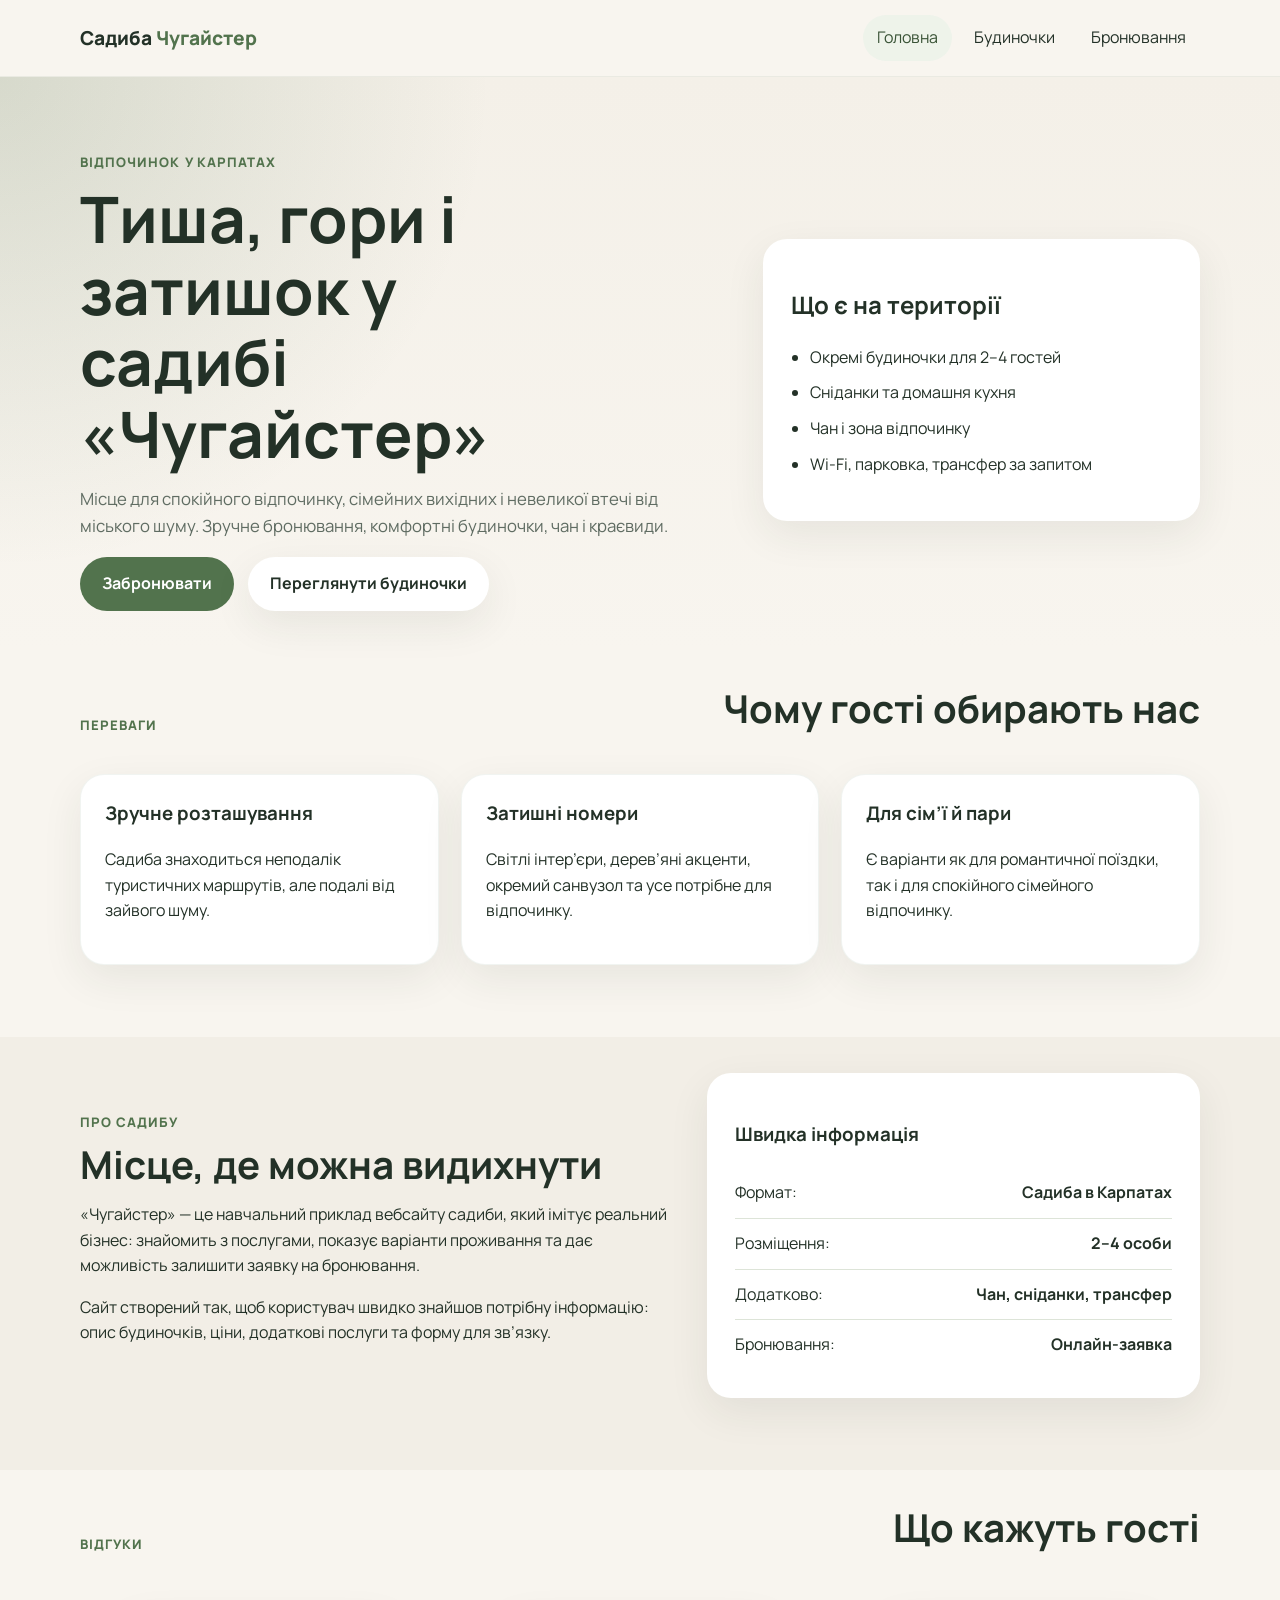
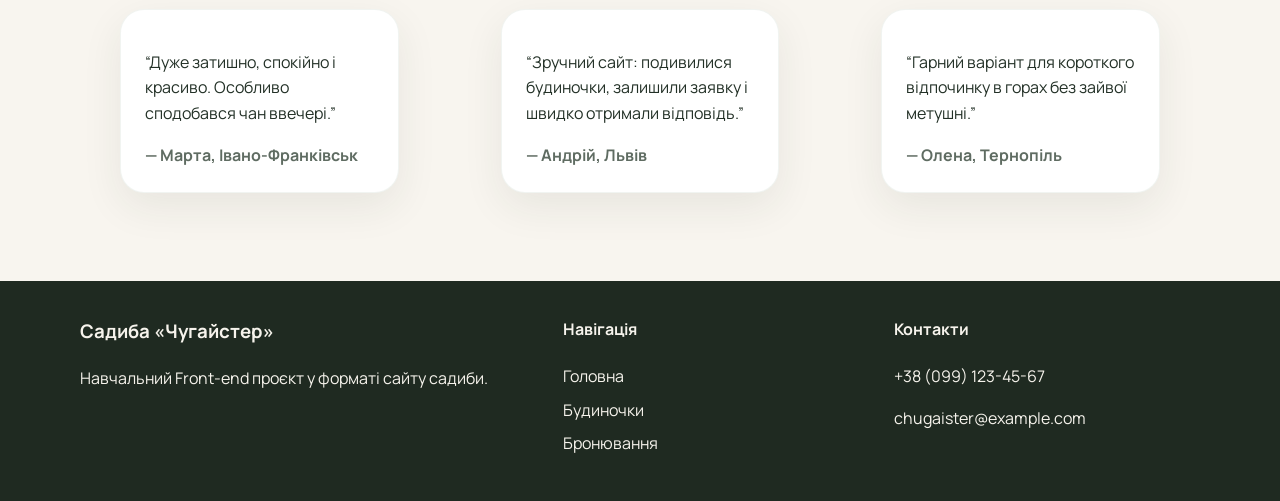
<file: index.html>
<!DOCTYPE html>
<html lang="uk">
<head>
  <meta charset="UTF-8" />
  <meta name="viewport" content="width=device-width, initial-scale=1.0" />
  <title>Садиба Чугайстер — Відпочинок у Карпатах</title>
  <meta name="description" content="Садиба Чугайстер — затишний відпочинок у Карпатах, будиночки, чан, сніданки та онлайн-бронювання." />
  <link rel="preconnect" href="https://fonts.googleapis.com">
  <link rel="preconnect" href="https://fonts.gstatic.com" crossorigin>
  <link href="https://fonts.googleapis.com/css2?family=Manrope:wght@400;500;700;800&display=swap" rel="stylesheet">
  <link rel="stylesheet" href="style.css" />
</head>
<body>
  <header class="site-header">
    <div class="container nav-wrap">
      <a class="logo" href="index.html">Садиба <span>Чугайстер</span></a>
      <button class="menu-toggle" id="menuToggle" aria-label="Відкрити меню">☰</button>
      <nav class="main-nav" id="mainNav">
        <a class="active" href="index.html">Головна</a>
        <a href="rooms.html">Будиночки</a>
        <a href="booking.html">Бронювання</a>
      </nav>
    </div>
  </header>

  <main>
    <section class="hero">
      <div class="container hero-grid">
        <article>
          <p class="eyebrow">Відпочинок у Карпатах</p>
          <h1>Тиша, гори і затишок у садибі «Чугайстер»</h1>
          <p class="lead">Місце для спокійного відпочинку, сімейних вихідних і невеликої втечі від міського шуму. Зручне бронювання, комфортні будиночки, чан і краєвиди.</p>
          <div class="hero-actions">
            <a class="btn btn-primary" href="booking.html">Забронювати</a>
            <a class="btn btn-secondary" href="rooms.html">Переглянути будиночки</a>
          </div>
        </article>
        <div class="hero-card floating-card">
          <h2>Що є на території</h2>
          <ul class="feature-list">
            <li>Окремі будиночки для 2–4 гостей</li>
            <li>Сніданки та домашня кухня</li>
            <li>Чан і зона відпочинку</li>
            <li>Wi‑Fi, парковка, трансфер за запитом</li>
          </ul>
        </div>
      </div>
    </section>

    <section class="section">
      <div class="container">
        <div class="section-head">
          <p class="eyebrow">Переваги</p>
          <h2>Чому гості обирають нас</h2>
        </div>
        <div class="cards-grid">
          <article class="card">
            <h3>Зручне розташування</h3>
            <p>Садиба знаходиться неподалік туристичних маршрутів, але подалі від зайвого шуму.</p>
          </article>
          <article class="card">
            <h3>Затишні номери</h3>
            <p>Світлі інтер’єри, дерев’яні акценти, окремий санвузол та усе потрібне для відпочинку.</p>
          </article>
          <article class="card">
            <h3>Для сім’ї й пари</h3>
            <p>Є варіанти як для романтичної поїздки, так і для спокійного сімейного відпочинку.</p>
          </article>
        </div>
      </div>
    </section>

    <section class="section alt-bg">
      <div class="container two-col">
        <article>
          <p class="eyebrow">Про садибу</p>
          <h2>Місце, де можна видихнути</h2>
          <p>«Чугайстер» — це навчальний приклад вебсайту садиби, який імітує реальний бізнес: знайомить з послугами, показує варіанти проживання та дає можливість залишити заявку на бронювання.</p>
          <p>Сайт створений так, щоб користувач швидко знайшов потрібну інформацію: опис будиночків, ціни, додаткові послуги та форму для зв’язку.</p>
        </article>
        <article class="info-panel">
          <h3>Швидка інформація</h3>
          <div class="info-row"><span>Формат:</span><strong>Садиба в Карпатах</strong></div>
          <div class="info-row"><span>Розміщення:</span><strong>2–4 особи</strong></div>
          <div class="info-row"><span>Додатково:</span><strong>Чан, сніданки, трансфер</strong></div>
          <div class="info-row"><span>Бронювання:</span><strong>Онлайн-заявка</strong></div>
        </article>
      </div>
    </section>

    <section class="section">
      <div class="container">
        <div class="section-head">
          <p class="eyebrow">Відгуки</p>
          <h2>Що кажуть гості</h2>
        </div>
        <div class="cards-grid">
          <blockquote class="card review-card">
            <p>“Дуже затишно, спокійно і красиво. Особливо сподобався чан ввечері.”</p>
            <footer>— Марта, Івано-Франківськ</footer>
          </blockquote>
          <blockquote class="card review-card">
            <p>“Зручний сайт: подивилися будиночки, залишили заявку і швидко отримали відповідь.”</p>
            <footer>— Андрій, Львів</footer>
          </blockquote>
          <blockquote class="card review-card">
            <p>“Гарний варіант для короткого відпочинку в горах без зайвої метушні.”</p>
            <footer>— Олена, Тернопіль</footer>
          </blockquote>
        </div>
      </div>
    </section>
  </main>

  <footer class="site-footer">
    <div class="container footer-grid">
      <div>
        <h3>Садиба «Чугайстер»</h3>
        <p>Навчальний Front-end проєкт у форматі сайту садиби.</p>
      </div>
      <div>
        <h4>Навігація</h4>
        <ul>
          <li><a href="index.html">Головна</a></li>
          <li><a href="rooms.html">Будиночки</a></li>
          <li><a href="booking.html">Бронювання</a></li>
        </ul>
      </div>
      <div>
        <h4>Контакти</h4>
        <p>+38 (099) 123-45-67</p>
        <p>chugaister@example.com</p>
      </div>
    </div>
  </footer>

  <script src="https://code.jquery.com/jquery-3.7.1.min.js"></script>
  <script src="script.js"></script>
</body>
</html>
</file>
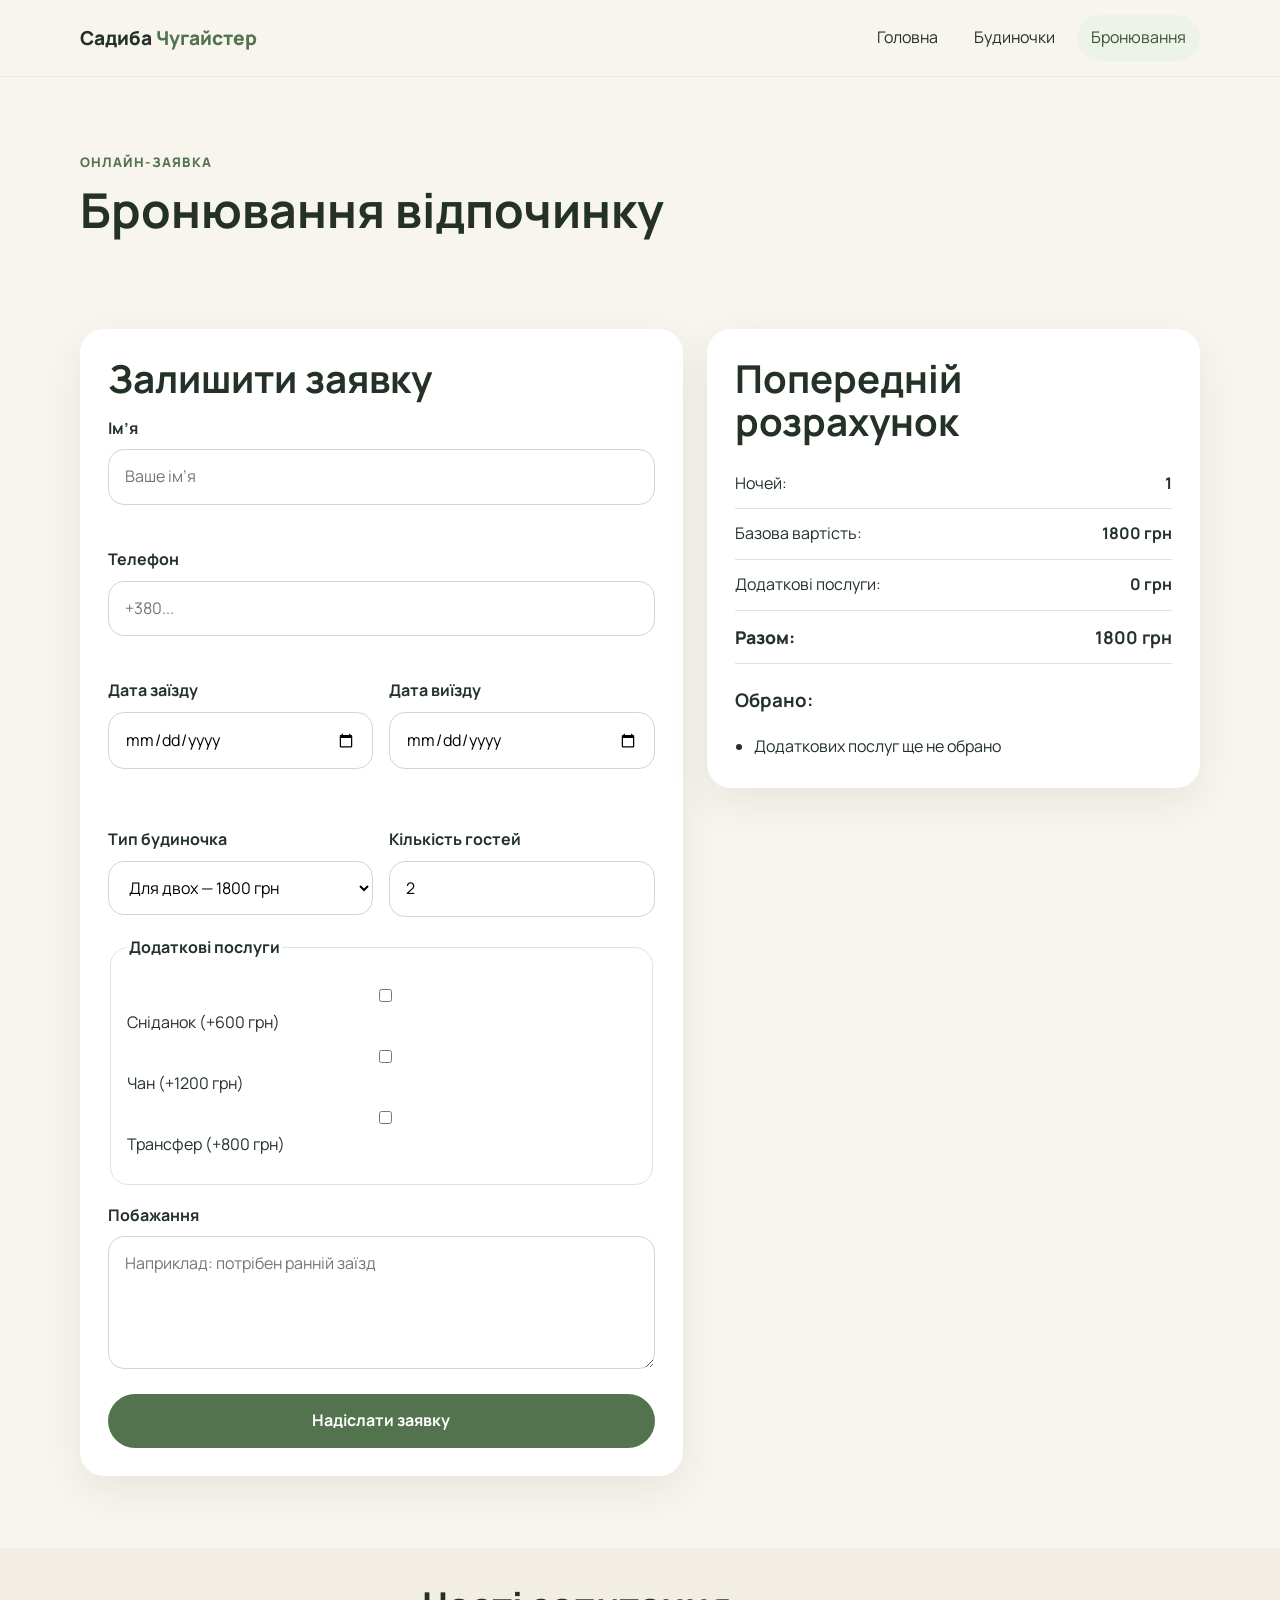
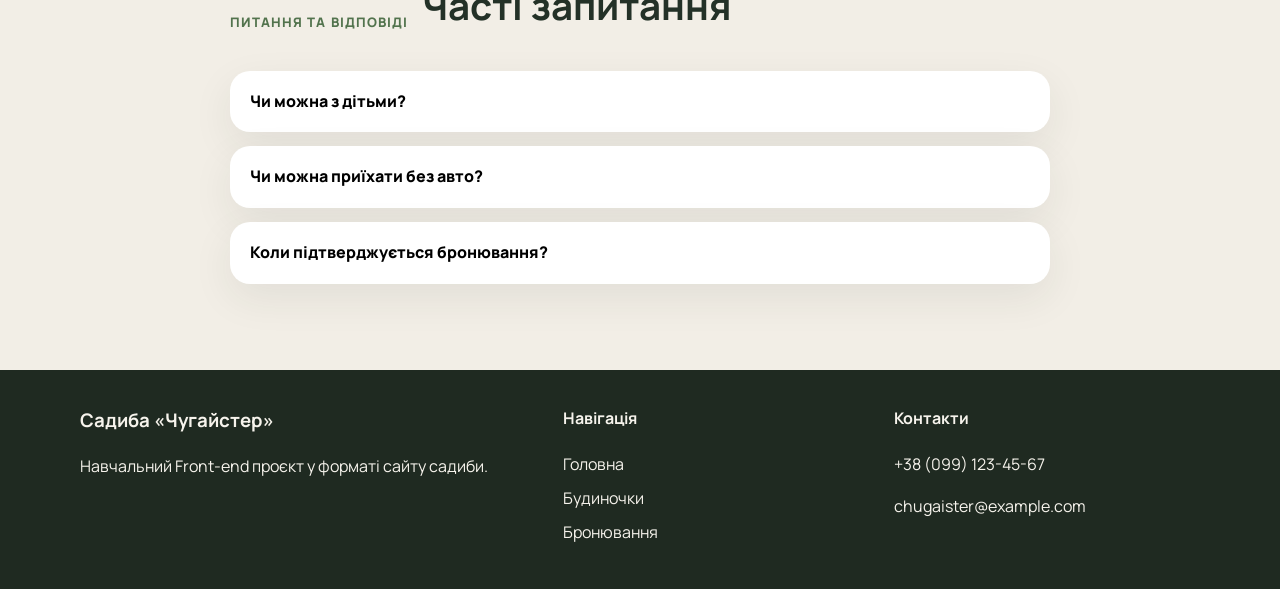
<file: booking.html>
<!DOCTYPE html>
<html lang="uk">
<head>
  <meta charset="UTF-8" />
  <meta name="viewport" content="width=device-width, initial-scale=1.0" />
  <title>Бронювання — Садиба Чугайстер</title>
  <meta name="description" content="Онлайн-бронювання садиби Чугайстер: вибір будиночка, дат, гостей і додаткових послуг." />
  <link rel="preconnect" href="https://fonts.googleapis.com">
  <link rel="preconnect" href="https://fonts.gstatic.com" crossorigin>
  <link href="https://fonts.googleapis.com/css2?family=Manrope:wght@400;500;700;800&display=swap" rel="stylesheet">
  <link rel="stylesheet" href="style.css" />
</head>
<body>
  <header class="site-header">
    <div class="container nav-wrap">
      <a class="logo" href="index.html">Садиба <span>Чугайстер</span></a>
      <button class="menu-toggle" id="menuToggle" aria-label="Відкрити меню">☰</button>
      <nav class="main-nav" id="mainNav">
        <a href="index.html">Головна</a>
        <a href="rooms.html">Будиночки</a>
        <a class="active" href="booking.html">Бронювання</a>
      </nav>
    </div>
  </header>

  <main>
    <section class="inner-hero">
      <div class="container">
        <p class="eyebrow">Онлайн-заявка</p>
        <h1>Бронювання відпочинку</h1>
              </div>
    </section>

    <section class="section">
      <div class="container booking-grid">
        <article class="booking-card">
          <h2>Залишити заявку</h2>
          <form id="bookingForm" novalidate>
            <div class="form-row">
              <label for="name">Ім’я</label>
              <input id="name" name="name" type="text" placeholder="Ваше ім’я" required />
              <small class="error" id="nameError"></small>
            </div>

            <div class="form-row">
              <label for="phone">Телефон</label>
              <input id="phone" name="phone" type="tel" placeholder="+380..." required />
              <small class="error" id="phoneError"></small>
            </div>

            <div class="form-row two-inputs">
              <div>
                <label for="checkin">Дата заїзду</label>
                <input id="checkin" name="checkin" type="date" required />
              </div>
              <div>
                <label for="checkout">Дата виїзду</label>
                <input id="checkout" name="checkout" type="date" required />
              </div>
              <small class="error full" id="dateError"></small>
            </div>

            <div class="form-row two-inputs">
              <div>
                <label for="roomType">Тип будиночка</label>
                <select id="roomType" name="roomType">
                  <option value="1800">Для двох — 1800 грн</option>
                  <option value="2500">Сімейний — 2500 грн</option>
                  <option value="3200">Покращений — 3200 грн</option>
                </select>
              </div>
              <div>
                <label for="guests">Кількість гостей</label>
                <input id="guests" name="guests" type="number" min="1" max="4" value="2" />
              </div>
            </div>

            <fieldset class="extras-box">
              <legend>Додаткові послуги</legend>
              <label><input type="checkbox" class="extra" value="600" data-title="Сніданок" /> Сніданок (+600 грн)</label>
              <label><input type="checkbox" class="extra" value="1200" data-title="Чан" /> Чан (+1200 грн)</label>
              <label><input type="checkbox" class="extra" value="800" data-title="Трансфер" /> Трансфер (+800 грн)</label>
            </fieldset>

            <div class="form-row">
              <label for="message">Побажання</label>
              <textarea id="message" name="message" rows="4" placeholder="Наприклад: потрібен ранній заїзд"></textarea>
            </div>

            <button class="btn btn-primary wide" type="submit">Надіслати заявку</button>
          </form>
        </article>

        <aside class="summary-card">
          <h2>Попередній розрахунок</h2>
          <div class="summary-row"><span>Ночей:</span><strong id="nightsCount">1</strong></div>
          <div class="summary-row"><span>Базова вартість:</span><strong id="basePrice">1800 грн</strong></div>
          <div class="summary-row"><span>Додаткові послуги:</span><strong id="extrasPrice">0 грн</strong></div>
          <div class="summary-row total"><span>Разом:</span><strong id="totalPrice">1800 грн</strong></div>

          <div class="selected-extras">
            <h3>Обрано:</h3>
            <ul id="extrasList">
              <li>Додаткових послуг ще не обрано</li>
            </ul>
          </div>
        </aside>
      </div>
    </section>

    <section class="section alt-bg">
      <div class="container faq-wrap">
        <div class="section-head left">
          <p class="eyebrow">Питання та відповіді</p>
          <h2>Часті запитання</h2>
        </div>
        <div class="faq-item">
          <button class="faq-question">Чи можна з дітьми?</button>
          <div class="faq-answer"><p>Так, сімейний будиночок підходить для відпочинку з дітьми.</p></div>
        </div>
        <div class="faq-item">
          <button class="faq-question">Чи можна приїхати без авто?</button>
          <div class="faq-answer"><p>Так, за запитом можна узгодити трансфер до садиби.</p></div>
        </div>
        <div class="faq-item">
          <button class="faq-question">Коли підтверджується бронювання?</button>
          <div class="faq-answer"><p>Після заповнення заявки адміністратор зв’язується з гостем для підтвердження.</p></div>
        </div>
      </div>
    </section>
  </main>

  <div class="modal" id="successModal" aria-hidden="true">
    <div class="modal-content">
      <button class="modal-close" id="closeModal" aria-label="Закрити">×</button>
      <h2>Заявку надіслано</h2>
      <p>Дякуємо! Це навчальний сайт, тому форма не відправляє дані на сервер, але вся логіка валідації та взаємодії працює.</p>
    </div>
  </div>

  <footer class="site-footer">
    <div class="container footer-grid">
      <div>
        <h3>Садиба «Чугайстер»</h3>
        <p>Навчальний Front-end проєкт у форматі сайту садиби.</p>
      </div>
      <div>
        <h4>Навігація</h4>
        <ul>
          <li><a href="index.html">Головна</a></li>
          <li><a href="rooms.html">Будиночки</a></li>
          <li><a href="booking.html">Бронювання</a></li>
        </ul>
      </div>
      <div>
        <h4>Контакти</h4>
        <p>+38 (099) 123-45-67</p>
        <p>chugaister@example.com</p>
      </div>
    </div>
  </footer>

  <script src="https://code.jquery.com/jquery-3.7.1.min.js"></script>
  <script src="script.js"></script>
</body>
</html>
</file>
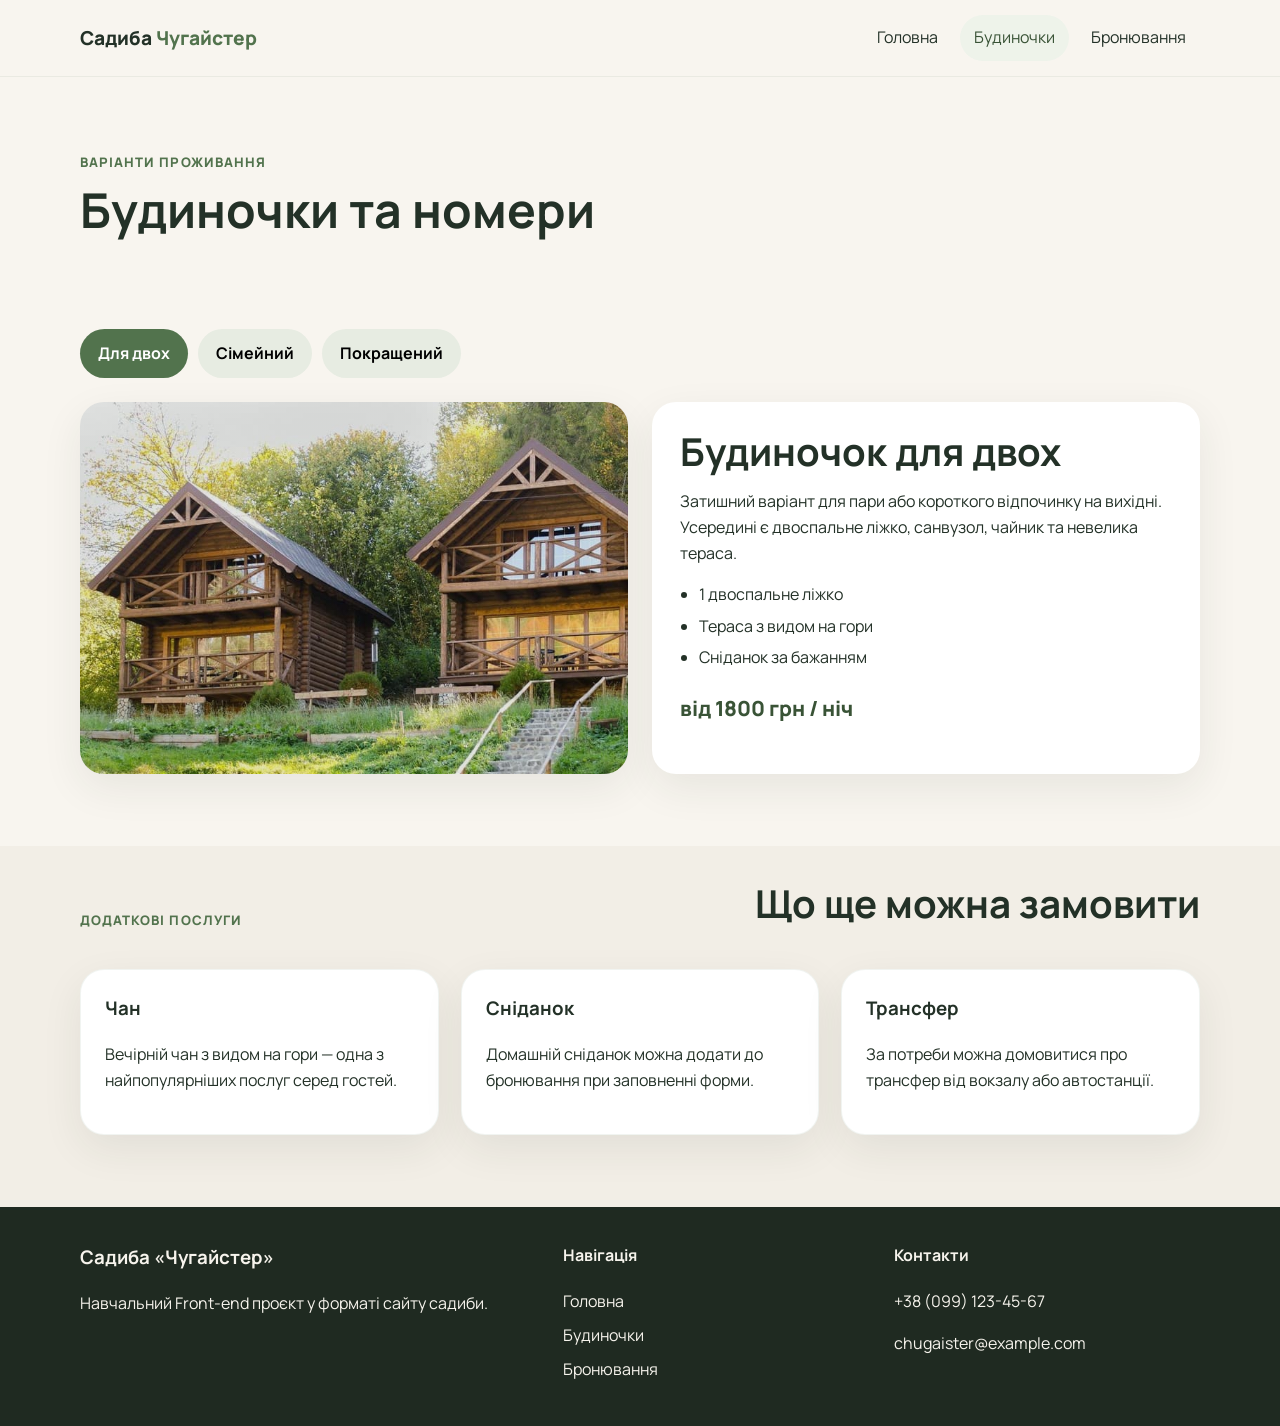
<file: rooms.html>
<!DOCTYPE html>
<html lang="uk">
<head>
  <meta charset="UTF-8" />
  <meta name="viewport" content="width=device-width, initial-scale=1.0" />
  <title>Будиночки — Садиба Чугайстер</title>
  <meta name="description" content="Оберіть будиночок у садибі Чугайстер: для двох, сімейний або покращений варіант." />
  <link rel="preconnect" href="https://fonts.googleapis.com">
  <link rel="preconnect" href="https://fonts.gstatic.com" crossorigin>
  <link href="https://fonts.googleapis.com/css2?family=Manrope:wght@400;500;700;800&display=swap" rel="stylesheet">
  <link rel="stylesheet" href="style.css" />
</head>
<body>
  <header class="site-header">
    <div class="container nav-wrap">
      <a class="logo" href="index.html">Садиба <span>Чугайстер</span></a>
      <button class="menu-toggle" id="menuToggle" aria-label="Відкрити меню">☰</button>
      <nav class="main-nav" id="mainNav">
        <a href="index.html">Головна</a>
        <a class="active" href="rooms.html">Будиночки</a>
        <a href="booking.html">Бронювання</a>
      </nav>
    </div>
  </header>

  <main>
    <section class="inner-hero">
      <div class="container">
        <p class="eyebrow">Варіанти проживання</p>
        <h1>Будиночки та номери</h1>
              </div>
    </section>

    <section class="section">
      <div class="container">
        <div class="tabs" role="tablist">
          <button class="tab-btn active" data-tab="tab1">Для двох</button>
          <button class="tab-btn" data-tab="tab2">Сімейний</button>
          <button class="tab-btn" data-tab="tab3">Покращений</button>
        </div>

        <div class="tab-panel active" id="tab1">
          <div class="room-grid">
            <div class="room-photo photo-one"></div>
            <article class="room-details">
              <h2>Будиночок для двох</h2>
              <p>Затишний варіант для пари або короткого відпочинку на вихідні. Усередині є двоспальне ліжко, санвузол, чайник та невелика тераса.</p>
              <ul class="feature-list compact">
                <li>1 двоспальне ліжко</li>
                <li>Тераса з видом на гори</li>
                <li>Сніданок за бажанням</li>
              </ul>
              <p class="price">від 1800 грн / ніч</p>
            </article>
          </div>
        </div>

        <div class="tab-panel" id="tab2">
          <div class="room-grid">
            <div class="room-photo photo-two"></div>
            <article class="room-details">
              <h2>Сімейний будиночок</h2>
              <p>Оптимальний варіант для сім’ї або компанії з 3–4 осіб. Є два спальні місця, місце для зберігання речей та обідня зона.</p>
              <ul class="feature-list compact">
                <li>До 4 гостей</li>
                <li>Обідня зона</li>
                <li>Парковка поруч</li>
              </ul>
              <p class="price">від 2500 грн / ніч</p>
            </article>
          </div>
        </div>

        <div class="tab-panel" id="tab3">
          <div class="room-grid">
            <div class="room-photo photo-three"></div>
            <article class="room-details">
              <h2>Покращений варіант</h2>
              <p>Більше простору, кращий краєвид та розширений набір зручностей. Підійде тим, хто хоче максимально комфортний відпочинок.</p>
              <ul class="feature-list compact">
                <li>Панорамні вікна</li>
                <li>Зона відпочинку</li>
                <li>Пріоритетне бронювання чану</li>
              </ul>
              <p class="price">від 3200 грн / ніч</p>
            </article>
          </div>
        </div>
      </div>
    </section>

    <section class="section alt-bg">
      <div class="container">
        <div class="section-head">
          <p class="eyebrow">Додаткові послуги</p>
          <h2>Що ще можна замовити</h2>
        </div>
        <div class="cards-grid">
          <article class="card">
            <h3>Чан</h3>
            <p>Вечірній чан з видом на гори — одна з найпопулярніших послуг серед гостей.</p>
          </article>
          <article class="card">
            <h3>Сніданок</h3>
            <p>Домашній сніданок можна додати до бронювання при заповненні форми.</p>
          </article>
          <article class="card">
            <h3>Трансфер</h3>
            <p>За потреби можна домовитися про трансфер від вокзалу або автостанції.</p>
          </article>
        </div>
      </div>
    </section>
  </main>

  <footer class="site-footer">
    <div class="container footer-grid">
      <div>
        <h3>Садиба «Чугайстер»</h3>
        <p>Навчальний Front-end проєкт у форматі сайту садиби.</p>
      </div>
      <div>
        <h4>Навігація</h4>
        <ul>
          <li><a href="index.html">Головна</a></li>
          <li><a href="rooms.html">Будиночки</a></li>
          <li><a href="booking.html">Бронювання</a></li>
        </ul>
      </div>
      <div>
        <h4>Контакти</h4>
        <p>+38 (099) 123-45-67</p>
        <p>chugaister@example.com</p>
      </div>
    </div>
  </footer>

  <script src="https://code.jquery.com/jquery-3.7.1.min.js"></script>
  <script src="script.js"></script>
</body>
</html>
</file>
<file: style.css>
:root {
  --bg: #f8f5ef;
  --card: #ffffff;
  --text: #233127;
  --muted: #5f6c62;
  --accent: #52734d;
  --accent-dark: #395336;
  --line: #dde4d8;
  --soft: #eef3ea;
  --shadow: 0 14px 40px rgba(35, 49, 39, 0.08);
  --radius: 24px;
}

* { box-sizing: border-box; }
html { scroll-behavior: smooth; }
body {
  margin: 0;
  font-family: 'Manrope', sans-serif;
  background: var(--bg);
  color: var(--text);
  line-height: 1.6;
}
img { max-width: 100%; display: block; }
a { color: inherit; text-decoration: none; }
ul { padding-left: 1.2rem; }
button, input, select, textarea { font: inherit; }

.container {
  width: min(1120px, calc(100% - 32px));
  margin: 0 auto;
}

.site-header {
  position: sticky;
  top: 0;
  z-index: 30;
  background: rgba(248, 245, 239, 0.92);
  backdrop-filter: blur(12px);
  border-bottom: 1px solid rgba(82, 115, 77, 0.08);
}

.nav-wrap {
  display: flex;
  align-items: center;
  justify-content: space-between;
  min-height: 76px;
  gap: 16px;
}

.logo {
  font-weight: 800;
  font-size: 1.2rem;
}
.logo span { color: var(--accent); }

.main-nav {
  display: flex;
  gap: 8px;
  align-items: center;
}
.main-nav a {
  padding: 10px 14px;
  border-radius: 999px;
  transition: .25s;
}
.main-nav a:hover,
.main-nav a.active {
  background: var(--soft);
  color: var(--accent-dark);
}

.menu-toggle {
  display: none;
  border: none;
  background: var(--soft);
  width: 46px;
  height: 46px;
  border-radius: 50%;
  cursor: pointer;
}

.hero,
.inner-hero {
  padding: 72px 0 40px;
}

.hero-grid {
  display: grid;
  grid-template-columns: 1.2fr .8fr;
  gap: 28px;
  align-items: center;
}

.hero {
  background:
    radial-gradient(circle at top left, rgba(82,115,77,.18), transparent 35%),
    linear-gradient(180deg, #f4f0e8 0%, #f8f5ef 100%);
}

.hero h1,
.inner-hero h1,
.section h2 {
  line-height: 1.12;
  margin: 0 0 16px;
}
.hero h1 { font-size: clamp(2rem, 5vw, 4rem); max-width: 10ch; }
.inner-hero h1 { font-size: clamp(1.9rem, 4vw, 3rem); }
.section h2 { font-size: clamp(1.6rem, 3vw, 2.4rem); }

.eyebrow {
  display: inline-block;
  margin: 0 0 10px;
  color: var(--accent);
  font-weight: 800;
  text-transform: uppercase;
  letter-spacing: .08em;
  font-size: .82rem;
}

.lead {
  font-size: 1.05rem;
  color: var(--muted);
  max-width: 64ch;
}
.narrow { max-width: 46rem; }

.hero-actions,
.section-head {
  display: flex;
  gap: 14px;
  flex-wrap: wrap;
}
.section-head { align-items: end; justify-content: space-between; margin-bottom: 28px; }
.section-head.left { justify-content: flex-start; }

.btn {
  display: inline-flex;
  align-items: center;
  justify-content: center;
  padding: 14px 22px;
  border-radius: 999px;
  font-weight: 700;
  transition: transform .25s, background .25s;
  border: none;
  cursor: pointer;
}
.btn:hover { transform: translateY(-2px); }
.btn-primary { background: var(--accent); color: #fff; }
.btn-primary:hover { background: var(--accent-dark); }
.btn-secondary { background: var(--card); box-shadow: var(--shadow); }
.wide { width: 100%; }

.floating-card,
.card,
.info-panel,
.booking-card,
.summary-card,
.modal-content {
  background: var(--card);
  border-radius: var(--radius);
  box-shadow: var(--shadow);
}

.floating-card {
  padding: 28px;
  animation: floatCard 5s ease-in-out infinite;
}
@keyframes floatCard {
  0%, 100% { transform: translateY(0); }
  50% { transform: translateY(-8px); }
}

.feature-list li { margin-bottom: 10px; }
.compact li { margin-bottom: 6px; }

.section { padding: 36px 0 72px; }
.alt-bg { background: #f2eee6; }

.cards-grid {
  display: grid;
  grid-template-columns: repeat(3, 1fr);
  gap: 22px;
}
.card {
  padding: 24px;
  border: 1px solid rgba(82,115,77,.08);
}
.card h3 { margin-top: 0; }
.review-card footer { color: var(--muted); font-weight: 700; }

.two-col,
.room-grid,
.booking-grid,
.footer-grid {
  display: grid;
  gap: 24px;
}
.two-col { grid-template-columns: 1.1fr .9fr; align-items: center; }
.info-panel { padding: 28px; }
.info-row, .summary-row {
  display: flex;
  justify-content: space-between;
  gap: 16px;
  padding: 12px 0;
  border-bottom: 1px solid var(--line);
}
.info-row:last-child,
.summary-row:last-child { border-bottom: none; }
.summary-row.total { font-size: 1.1rem; font-weight: 800; }

.tabs {
  display: flex;
  gap: 10px;
  flex-wrap: wrap;
  margin-bottom: 24px;
}
.tab-btn {
  padding: 12px 18px;
  border: none;
  border-radius: 999px;
  background: #e7ece2;
  cursor: pointer;
  font-weight: 700;
}
.tab-btn.active {
  background: var(--accent);
  color: white;
}
.tab-panel { display: none; }
.tab-panel.active { display: block; }

.room-grid { grid-template-columns: 1fr 1fr; }
.room-photo {
  min-height: 340px;
  border-radius: var(--radius);
  box-shadow: var(--shadow);
  background-size: cover;
  background-position: center;
}
.photo-one {
  background-image: linear-gradient(rgba(35,49,39,.12), rgba(35,49,39,.12)), url('images/for-two.png');
}
.photo-two {
  background-image: linear-gradient(rgba(35,49,39,.12), rgba(35,49,39,.12)), url('images/family.png');
}
.photo-three {
  background-image: linear-gradient(rgba(35,49,39,.12), rgba(35,49,39,.12)), url('images/premium.png');
}
.room-details {
  background: var(--card);
  border-radius: var(--radius);
  padding: 28px;
  box-shadow: var(--shadow);
}
.price {
  font-size: 1.3rem;
  font-weight: 800;
  color: var(--accent-dark);
}

.booking-grid { grid-template-columns: 1.1fr .9fr; align-items: start; }
.booking-card, .summary-card { padding: 28px; }
.form-row { margin-bottom: 18px; }
.form-row label,
.extras-box legend {
  display: block;
  font-weight: 700;
  margin-bottom: 8px;
}
input, select, textarea {
  width: 100%;
  padding: 14px 16px;
  border-radius: 16px;
  border: 1px solid #cfd8cb;
  background: #fff;
}
input:focus, select:focus, textarea:focus {
  outline: 2px solid rgba(82,115,77,.18);
  border-color: var(--accent);
}
.two-inputs {
  display: grid;
  grid-template-columns: 1fr 1fr;
  gap: 16px;
}
.two-inputs .full { grid-column: 1 / -1; }
.extras-box {
  border: 1px solid var(--line);
  border-radius: 18px;
  padding: 16px;
  margin-bottom: 18px;
}
.extras-box label {
  display: block;
  margin-bottom: 10px;
}
.error {
  color: #b42318;
  min-height: 18px;
  display: block;
  margin-top: 6px;
}
.selected-extras { margin-top: 22px; }
.selected-extras ul { margin: 10px 0 0; }

.faq-wrap { max-width: 820px; }
.faq-item {
  background: var(--card);
  border-radius: 20px;
  margin-bottom: 14px;
  box-shadow: var(--shadow);
  overflow: hidden;
}
.faq-question {
  width: 100%;
  text-align: left;
  padding: 18px 20px;
  border: none;
  background: transparent;
  cursor: pointer;
  font-weight: 800;
}
.faq-answer {
  display: none;
  padding: 0 20px 18px;
  color: var(--muted);
}

.modal {
  position: fixed;
  inset: 0;
  background: rgba(22, 26, 22, 0.6);
  display: none;
  align-items: center;
  justify-content: center;
  padding: 16px;
}
.modal-content {
  max-width: 560px;
  width: 100%;
  padding: 28px;
  position: relative;
}
.modal-close {
  position: absolute;
  top: 12px;
  right: 16px;
  border: none;
  background: none;
  font-size: 1.8rem;
  cursor: pointer;
}

.site-footer {
  background: #1f2a21;
  color: #f6f3ec;
  padding: 36px 0;
}
.footer-grid { grid-template-columns: 1.2fr .8fr .8fr; }
.site-footer h3,
.site-footer h4 { margin-top: 0; }
.site-footer ul { list-style: none; padding: 0; margin: 0; }
.site-footer li { margin-bottom: 8px; }
.site-footer a { color: #f6f3ec; }

@media (max-width: 900px) {
  .hero-grid,
  .two-col,
  .room-grid,
  .booking-grid,
  .cards-grid,
  .footer-grid {
    grid-template-columns: 1fr;
  }

  .menu-toggle { display: inline-flex; align-items: center; justify-content: center; }
  .main-nav {
    display: none;
    position: absolute;
    top: 76px;
    right: 16px;
    flex-direction: column;
    align-items: stretch;
    background: #fff;
    padding: 14px;
    border-radius: 20px;
    box-shadow: var(--shadow);
  }
  .main-nav.open { display: flex; }
}

@media (max-width: 640px) {
  .hero,
  .inner-hero { padding-top: 48px; }
  .section { padding-bottom: 56px; }
  .two-inputs { grid-template-columns: 1fr; }
  .container { width: min(1120px, calc(100% - 20px)); }
  .booking-card, .summary-card, .card, .room-details, .info-panel, .floating-card { padding: 20px; }
}
</file>
